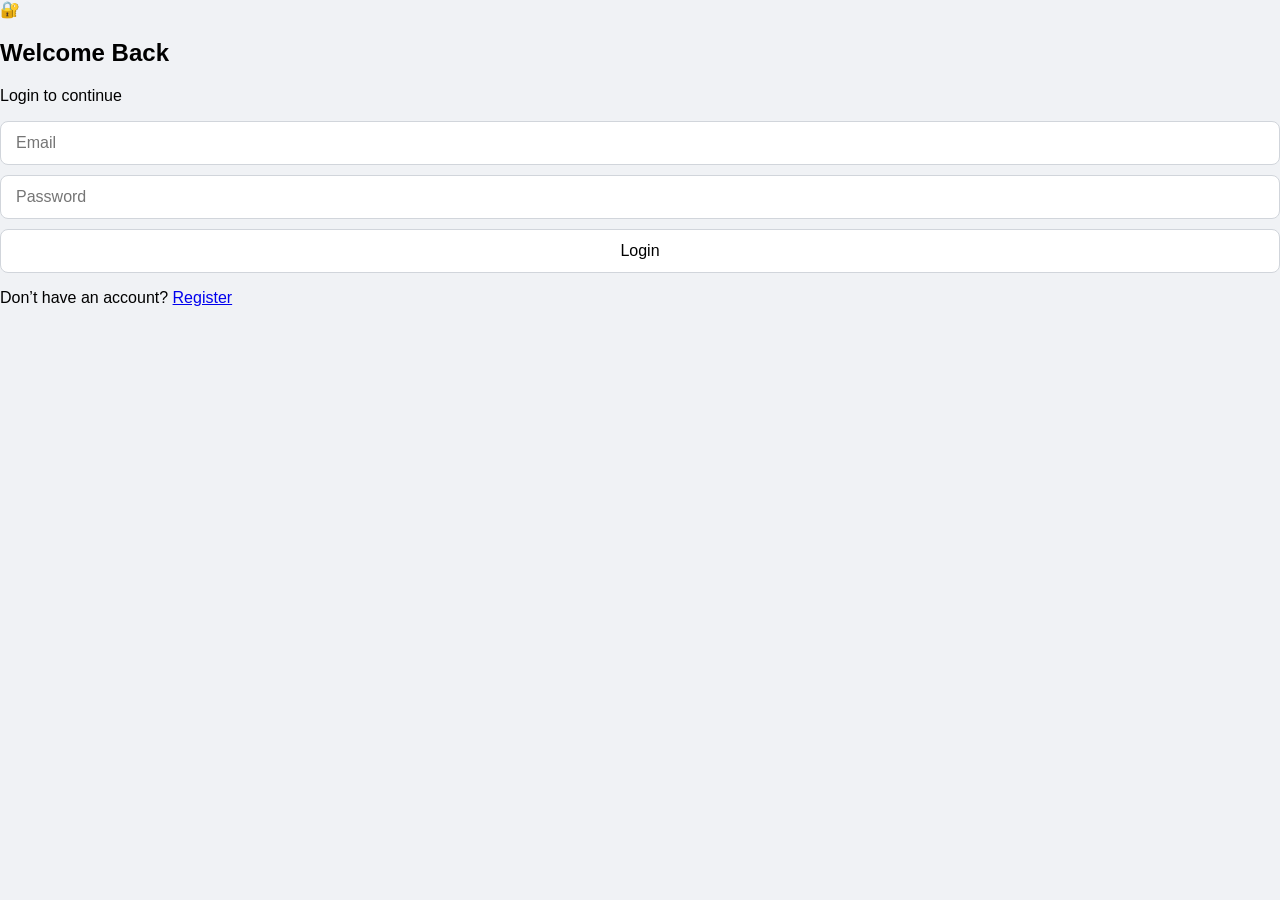
<file: Encryption-Frontend/index.html>
<!DOCTYPE html>
<html lang="en">
<head>
    <meta charset="UTF-8">
    <title>Login | Secure Vault</title>
    <link rel="stylesheet" href="style.css">
</head>
<body>
<div class="center-container">
    <div class="auth-card">
        <div class="icon">🔐</div>
        <h2>Welcome Back</h2>
        <p>Login to continue</p>

        <input type="text" id="username" placeholder="Email">
        <input type="password" id="password" placeholder="Password">
        <button onclick="login()">Login</button>

        <p class="switch">
            Don’t have an account? <a href="register.html">Register</a>
        </p>
    </div>
</div>

<script src="script.js"></script>
</body>
</html>
</file>
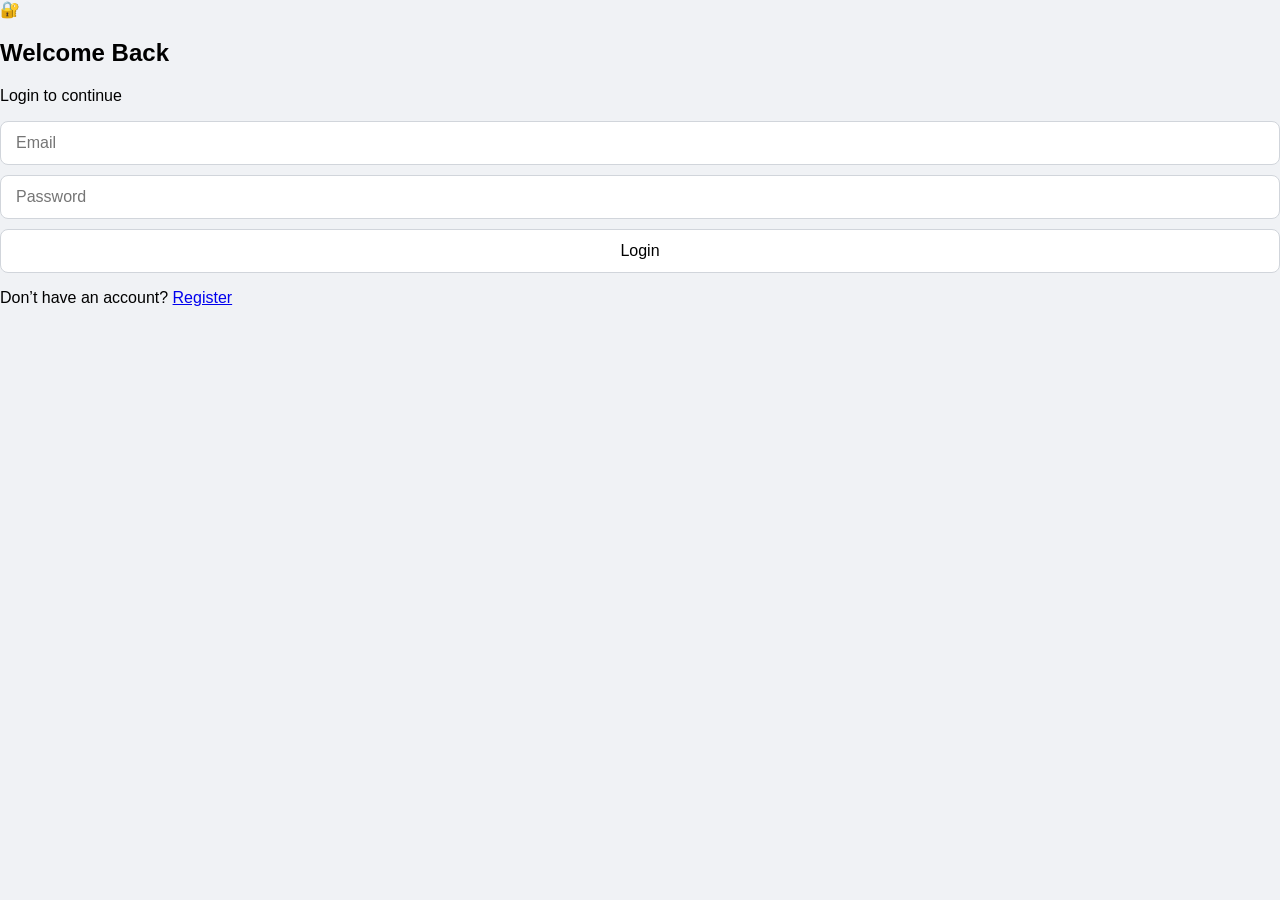
<file: Encryption-Frontend/home.html>
<!DOCTYPE html>
<html>
<head>
    <title>Secure Vault</title>
    <link rel="stylesheet" href="style.css">
    <style>
        body { font-family: Arial, sans-serif; margin:0; padding:0; background:#f4f4f4; }
        .container { display:flex; min-height:100vh; }
        .sidebar { width:200px; background:#222; color:#fff; padding:20px; }
        .sidebar h2 { margin-top:0; }
        .sidebar button { display:block; width:100%; margin:10px 0; padding:10px; border:none; background:#444; color:#fff; cursor:pointer; border-radius:5px; }
        .sidebar button.active { background:#28a745; }
        .content { flex:1; padding:20px; }
        .section { display:none; margin-top:20px; }
        .section.active { display:block; }
        input, select, textarea, button { display:block; width:100%; margin:10px 0; padding:10px; border-radius:5px; border:1px solid #ccc; }
        textarea { resize: vertical; min-height:80px; }
        .download-btn { background:#007bff; color:#fff; border:none; }
    </style>
</head>
<body>
<script>
    if (!localStorage.getItem("user")) window.location.href = "index.html";
</script>

<div class="container">
    <div class="sidebar">
        <h2>🔐 Secure Vault</h2>
        <button onclick="showSection('text', event)" class="active">Text</button>
        <button onclick="showSection('email', event)">Email</button>
        <button onclick="showSection('file', event)">File</button>
        <button onclick="logout()">Logout</button>
    </div>

    <div class="content">
        <!-- TEXT -->
        <div id="text" class="section active">
            <h2>Text Encryption</h2>
            <select id="method">
                <option value="reverse">Reverse</option>
                <option value="caesar">Caesar</option>
                <option value="base64">Base64</option>
                <option value="aes">AES</option>
            </select>
            <textarea id="inputText" placeholder="Enter text"></textarea>
            <div class="actions">
                <button onclick="encrypt()">Encrypt</button>
                <button onclick="decrypt()">Decrypt</button>
            </div>
            <textarea id="outputText" readonly placeholder="Result"></textarea>
        </div>

        <!-- EMAIL -->
        <div id="email" class="section">
            <h2>Email Encryption</h2>
            <input type="text" id="emailInput" placeholder="Enter email">
            <select id="emailMethod">
                <option value="base64">Base64</option>
                <option value="aes">AES</option>
            </select>
            <div class="actions">
                <button onclick="encryptEmail()">Encrypt</button>
                <button onclick="decryptEmail()">Decrypt</button>
            </div>
            <textarea id="emailOutput" readonly placeholder="Result"></textarea>
        </div>

        <!-- FILE -->
        <div id="file" class="section">
            <h2>File Encryption</h2>
            <input type="file" id="fileInput">
            <select id="fileMethod">
                <option value="base64">Base64</option>
                <option value="aes">AES</option>
            </select>
            <div class="actions">
                <button onclick="encryptFile()">Encrypt</button>
                <button onclick="decryptFile()">Decrypt</button>
            </div>
            <button class="download-btn" onclick="downloadFile()">⬇ Download File</button>
        </div>
    </div>
</div>

<script src="script.js"></script>
</body>
</html>
</file>
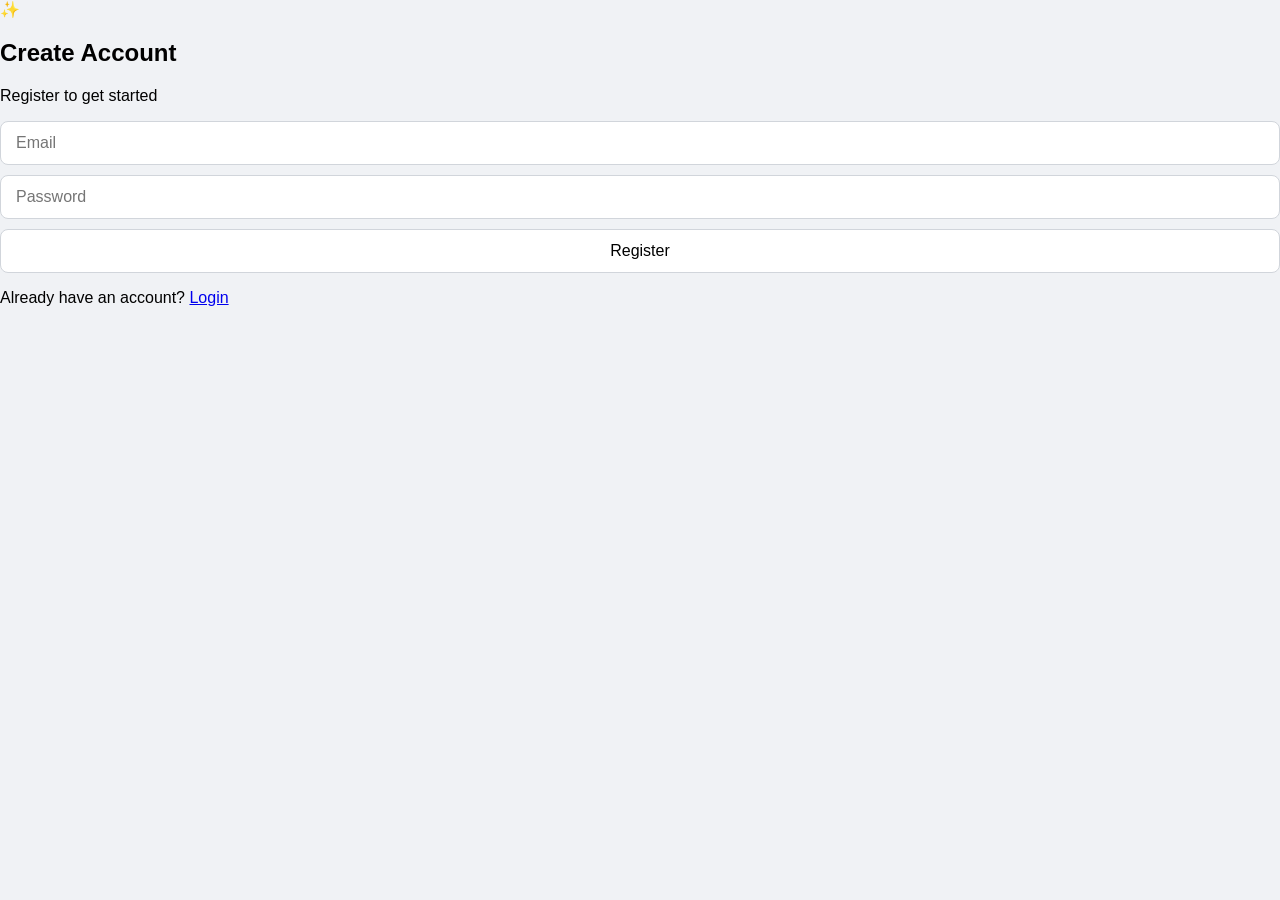
<file: Encryption-Frontend/register.html>
<!DOCTYPE html>
<html lang="en">
<head>
    <meta charset="UTF-8">
    <title>Register | Secure Vault</title>
    <link rel="stylesheet" href="style.css">
</head>
<body>
<div class="center-container">
    <div class="auth-card">
        <div class="icon">✨</div>
        <h2>Create Account</h2>
        <p>Register to get started</p>

        <input type="text" id="regUsername" placeholder="Email">
        <input type="password" id="regPassword" placeholder="Password">
        <button onclick="register()">Register</button>

        <p class="switch">
            Already have an account? <a href="index.html">Login</a>
        </p>
    </div>
</div>

<script src="script.js"></script>
</body>
</html>
</file>
<file: Encryption-Frontend/style.css>
/* ===================== HOME PAGE ===================== */
body {
    font-family: 'Poppins', sans-serif;
    margin: 0;
    padding: 0;
    background-color: #f0f2f5; /* Light gray background for the whole page */
}

/* Container for sidebar + content */
.container {
    display: flex;
    min-height: 100vh;
}

/* ===================== SIDEBAR ===================== */
.sidebar {
    width: 220px;
    background-color: #1f2937; /* Dark slate gray */
    color: #ffffff;
    padding: 30px 20px;
    display: flex;
    flex-direction: column;
    box-shadow: 2px 0 8px rgba(0,0,0,0.15);
}

.sidebar h2 {
    margin-top: 0;
    font-size: 1.8rem;
    margin-bottom: 30px;
    color: #ffffff;
    text-align: center;
}

.sidebar button {
    display: block;
    width: 100%;
    margin: 10px 0;
    padding: 12px;
    border: none;
    border-radius: 10px;
    background-color: #374151; /* Slightly lighter than sidebar */
    color: #fff;
    cursor: pointer;
    font-size: 1rem;
    transition: background 0.3s ease, transform 0.2s ease;
}

.sidebar button:hover {
    background-color: #2563eb; /* Blue accent on hover */
    transform: translateY(-2px);
}

.sidebar button.active {
    background-color: #2563eb; /* Active section button */
}

/* ===================== CONTENT ===================== */
.content {
    flex: 1;
    padding: 30px;
    background-color: #f9fafb; /* Very light gray */
    overflow-y: auto;
}

/* Sections (text/email/file) */
.section {
    display: none;
    margin-top: 20px;
}

.section.active {
    display: block;
}

/* Headings in sections */
.section h2 {
    font-size: 1.6rem;
    margin-bottom: 15px;
    color: #111827; /* Darker gray */
}

/* Inputs, textarea, select */
input, select, textarea, button {
    display: block;
    width: 100%;
    margin: 10px 0;
    padding: 12px 15px;
    border-radius: 8px;
    border: 1px solid #d1d5db; /* soft gray border */
    font-size: 1rem;
    box-sizing: border-box;
    background-color: #ffffff;
    transition: border 0.3s ease, box-shadow 0.3s ease;
}

input:focus, select:focus, textarea:focus {
    outline: none;
    border-color: #2563eb;
    box-shadow: 0 0 5px rgba(37, 99, 235, 0.3);
}

textarea {
    resize: vertical;
    min-height: 100px;
}

/* Buttons inside sections */
.section button {
    background-color: #2563eb;
    color: #ffffff;
    border: none;
    border-radius: 8px;
    cursor: pointer;
    font-size: 1rem;
    transition: background 0.3s ease, transform 0.2s ease;
}

.section button:hover {
    background-color: #1d4ed8; /* Slightly darker blue */
    transform: translateY(-2px);
}

/* Download button style */
.download-btn {
    background-color: #10b981; /* Green for download */
    color: #fff;
    margin-top: 10px;
}

.download-btn:hover {
    background-color: #059669;
    transform: translateY(-2px);
}

/* Actions container */
.actions {
    display: flex;
    gap: 10px;
}

/* Readonly output textarea */
textarea[readonly] {
    background-color: #e5e7eb; /* Gray background for output */
    color: #111827;
}

/* ===================== MESSAGE BOX ===================== */
#messageBox {
    font-family: 'Poppins', sans-serif;
    font-weight: 600;
    padding: 12px 20px;
    border-radius: 12px;
    color: #fff;
    position: fixed;
    top: 20px;
    left: 50%;
    transform: translateX(-50%);
    z-index: 1000;
    box-shadow: 0 5px 15px rgba(0,0,0,0.2);
}
</file>
